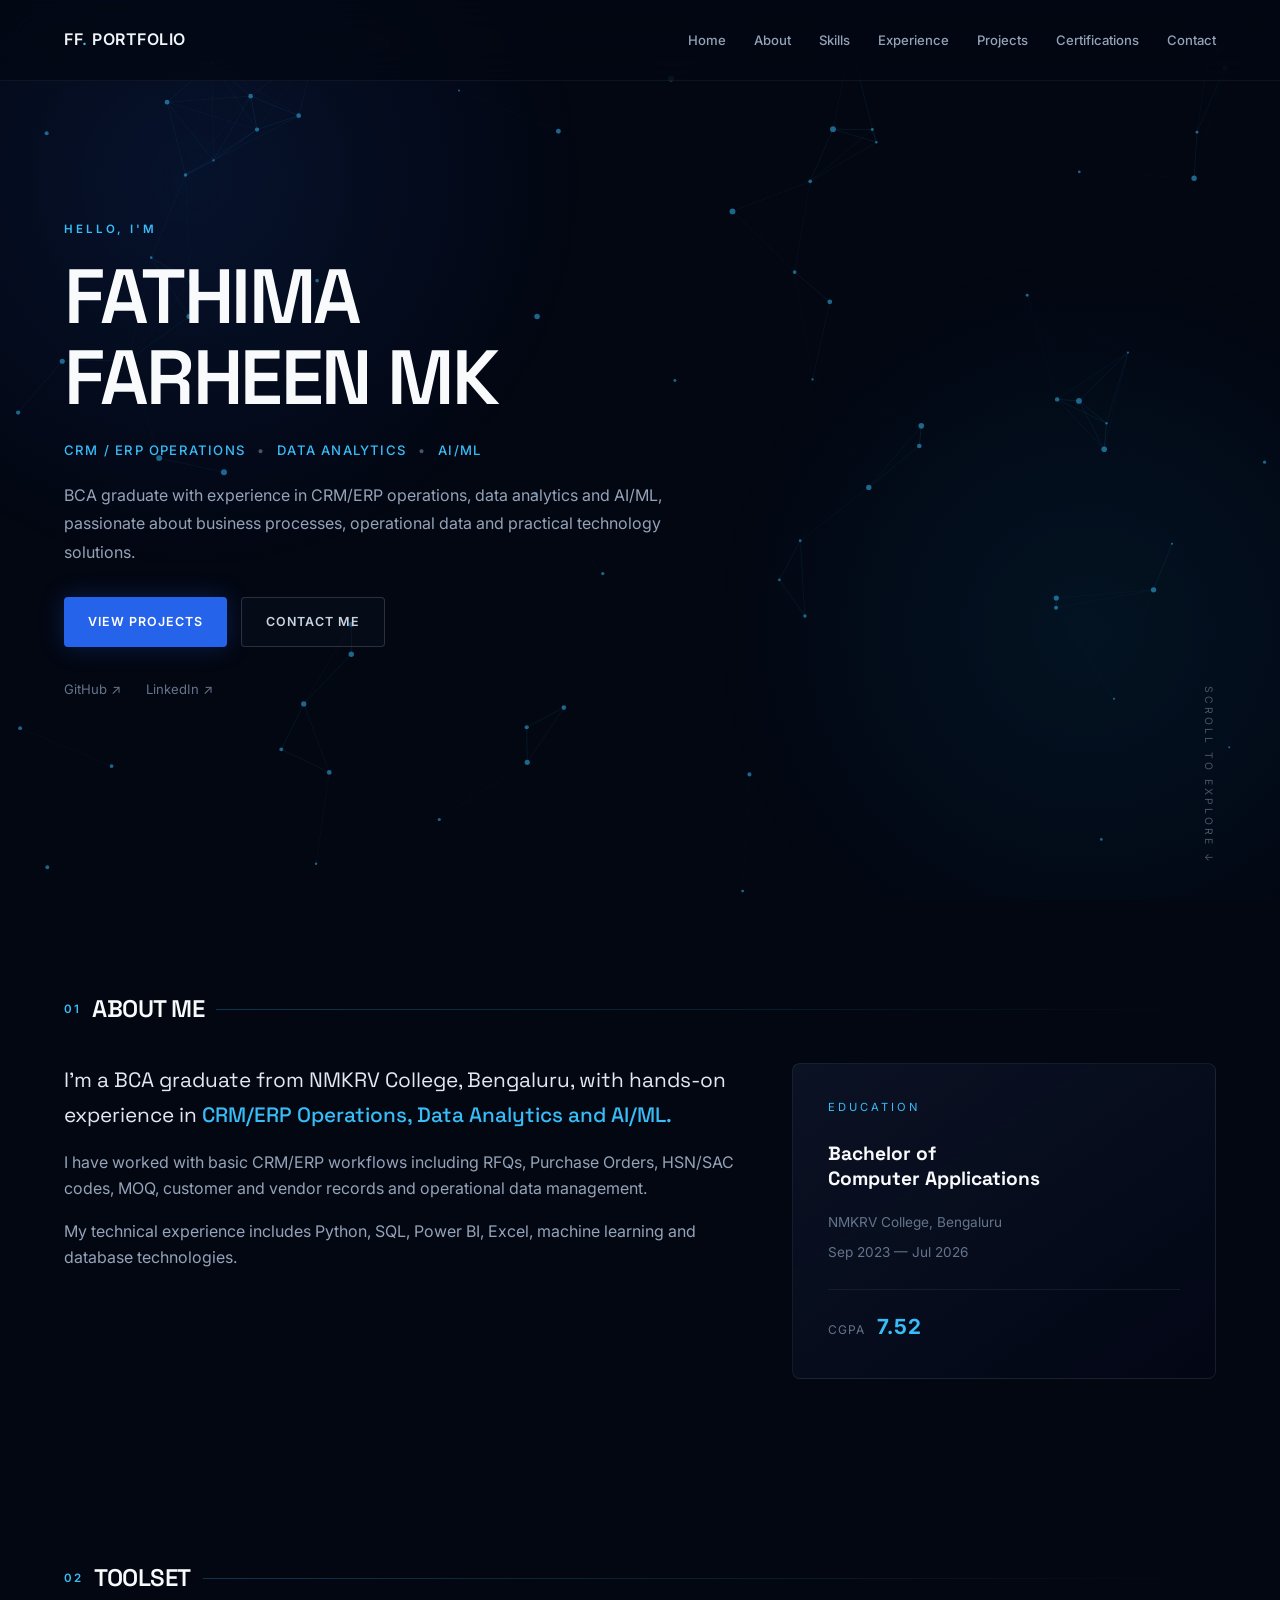
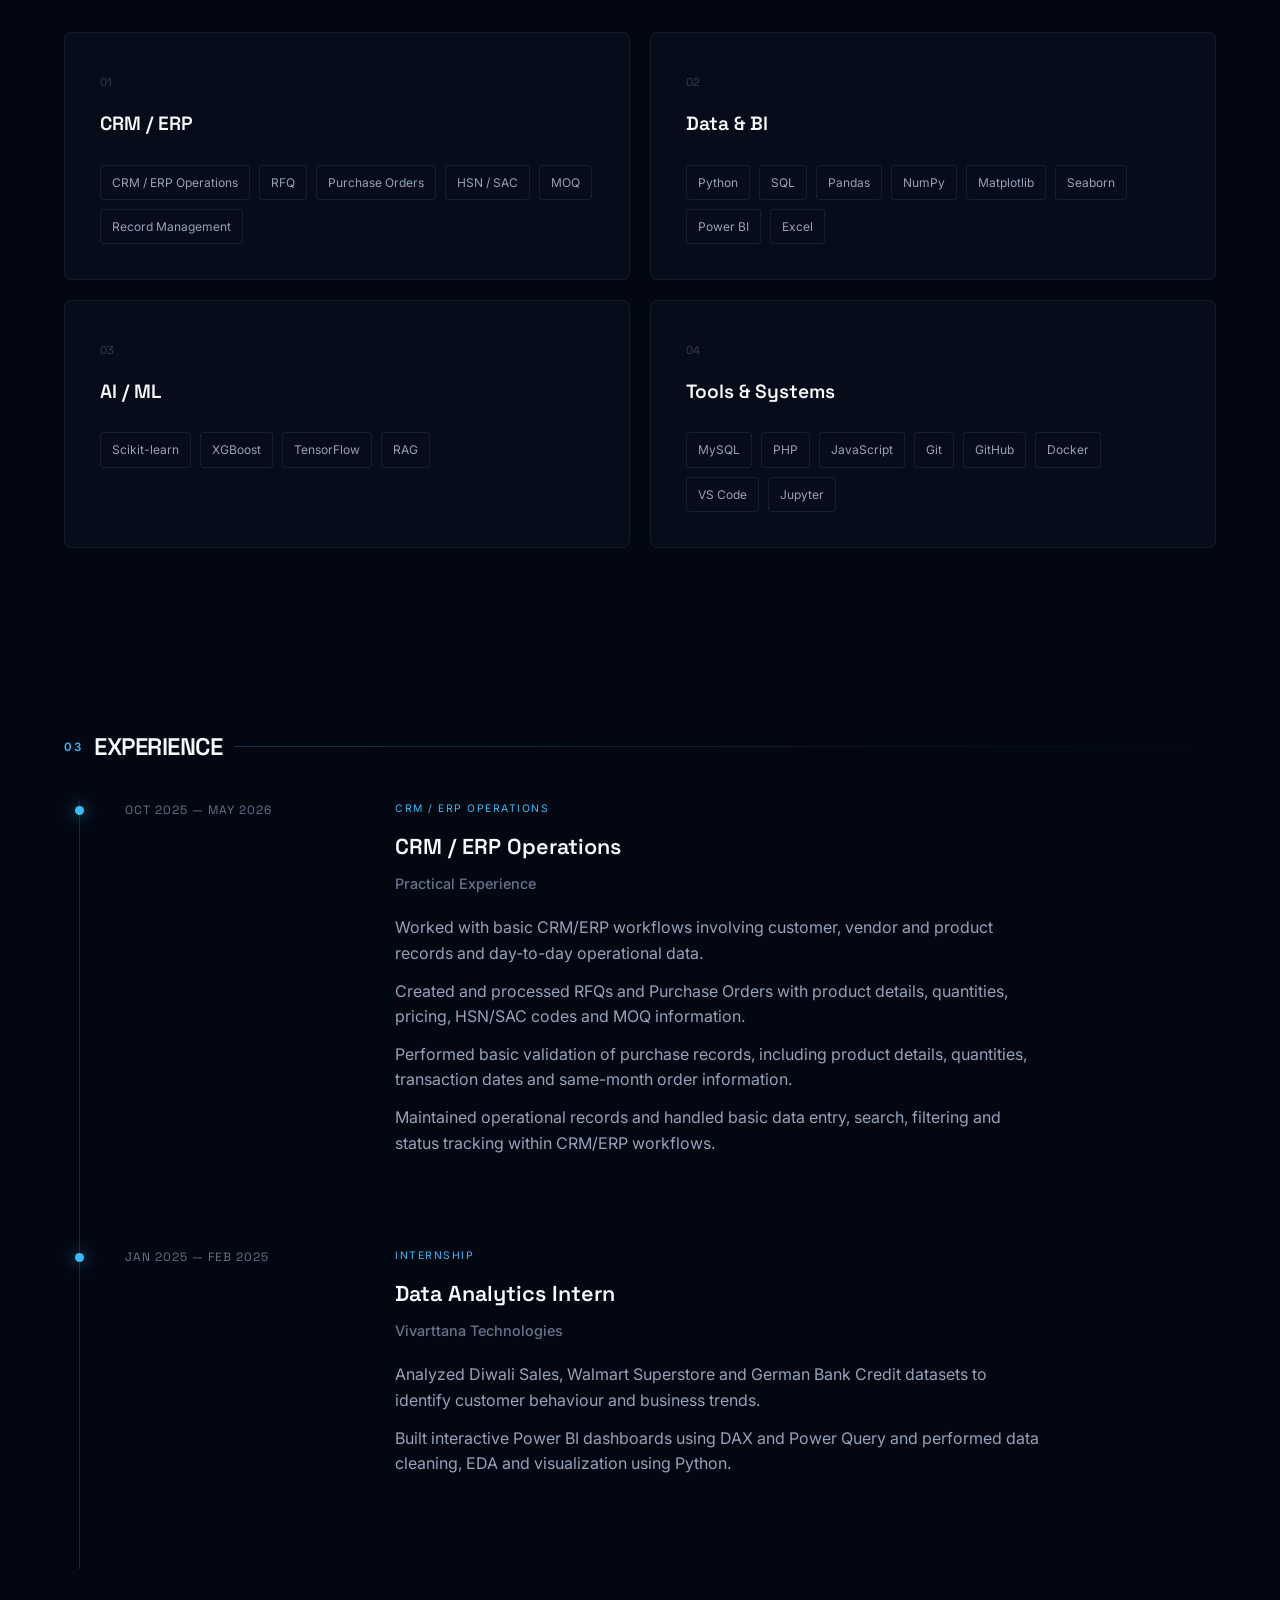
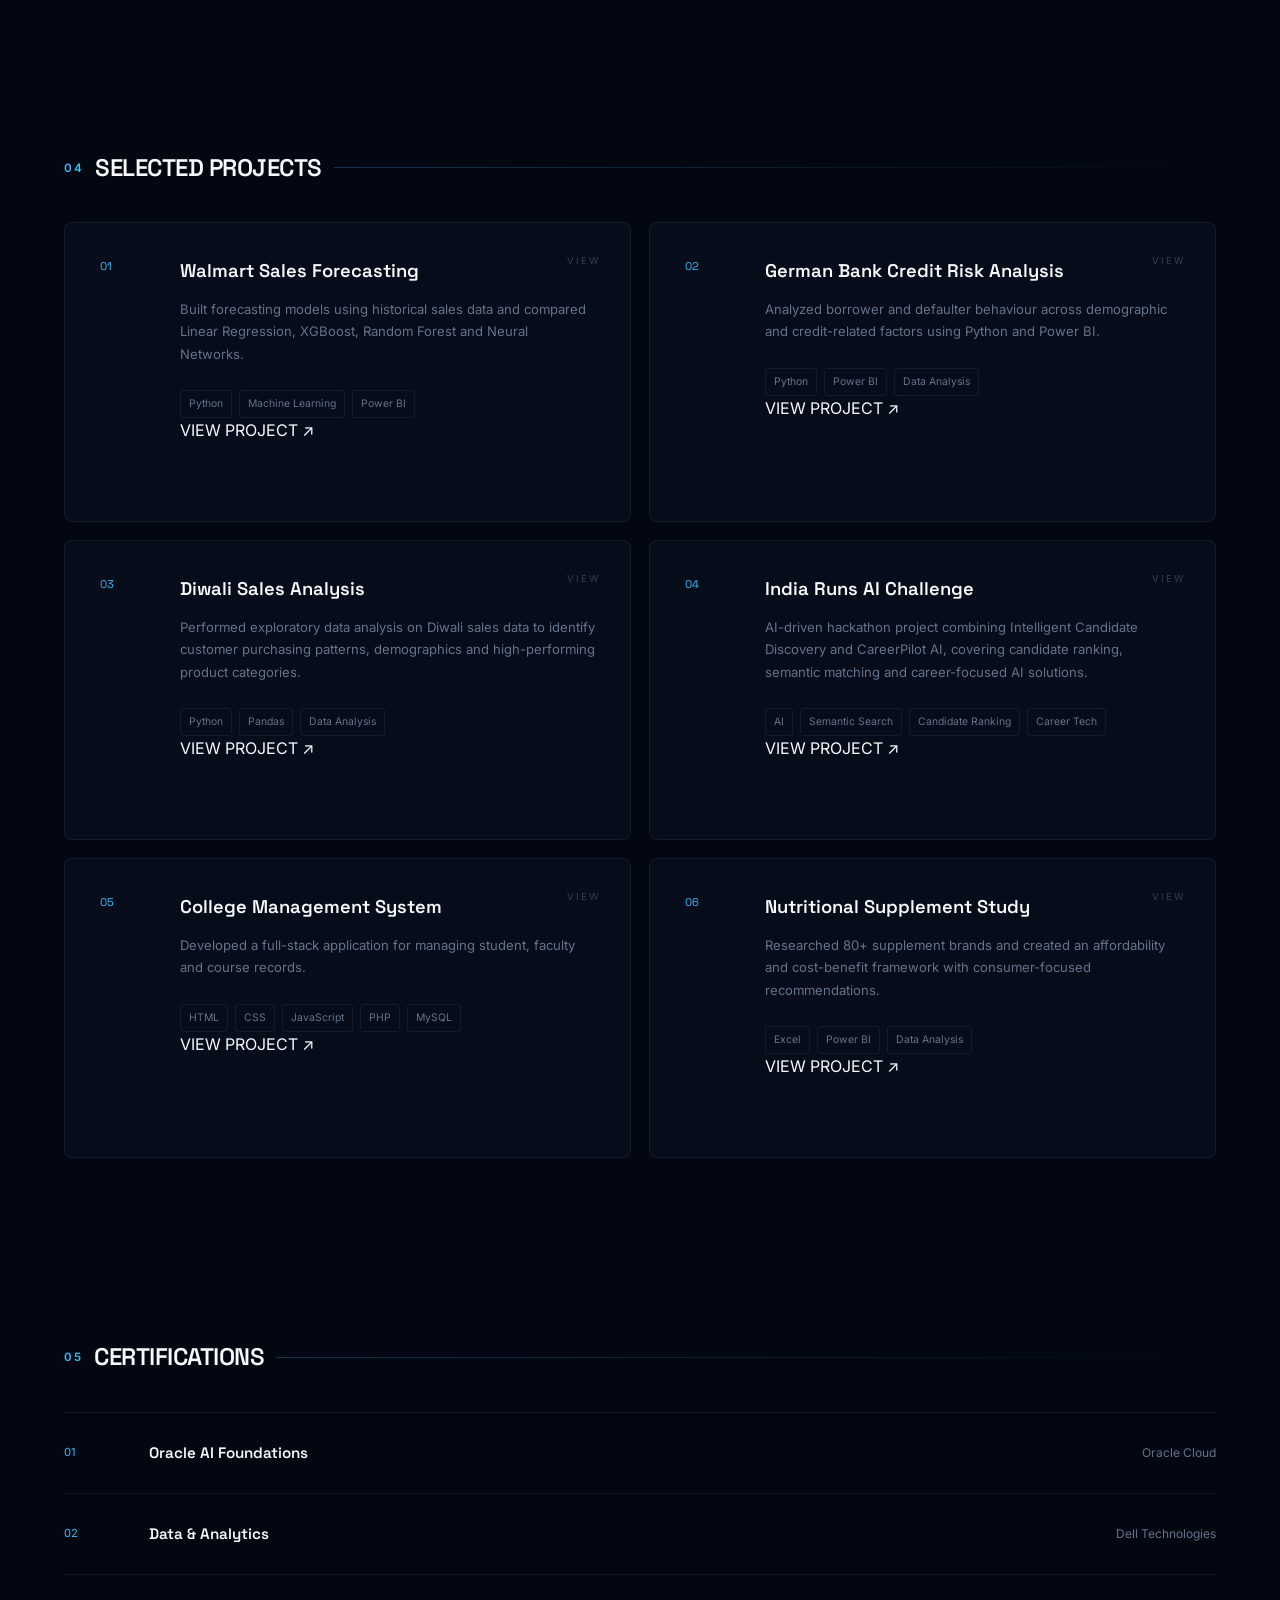
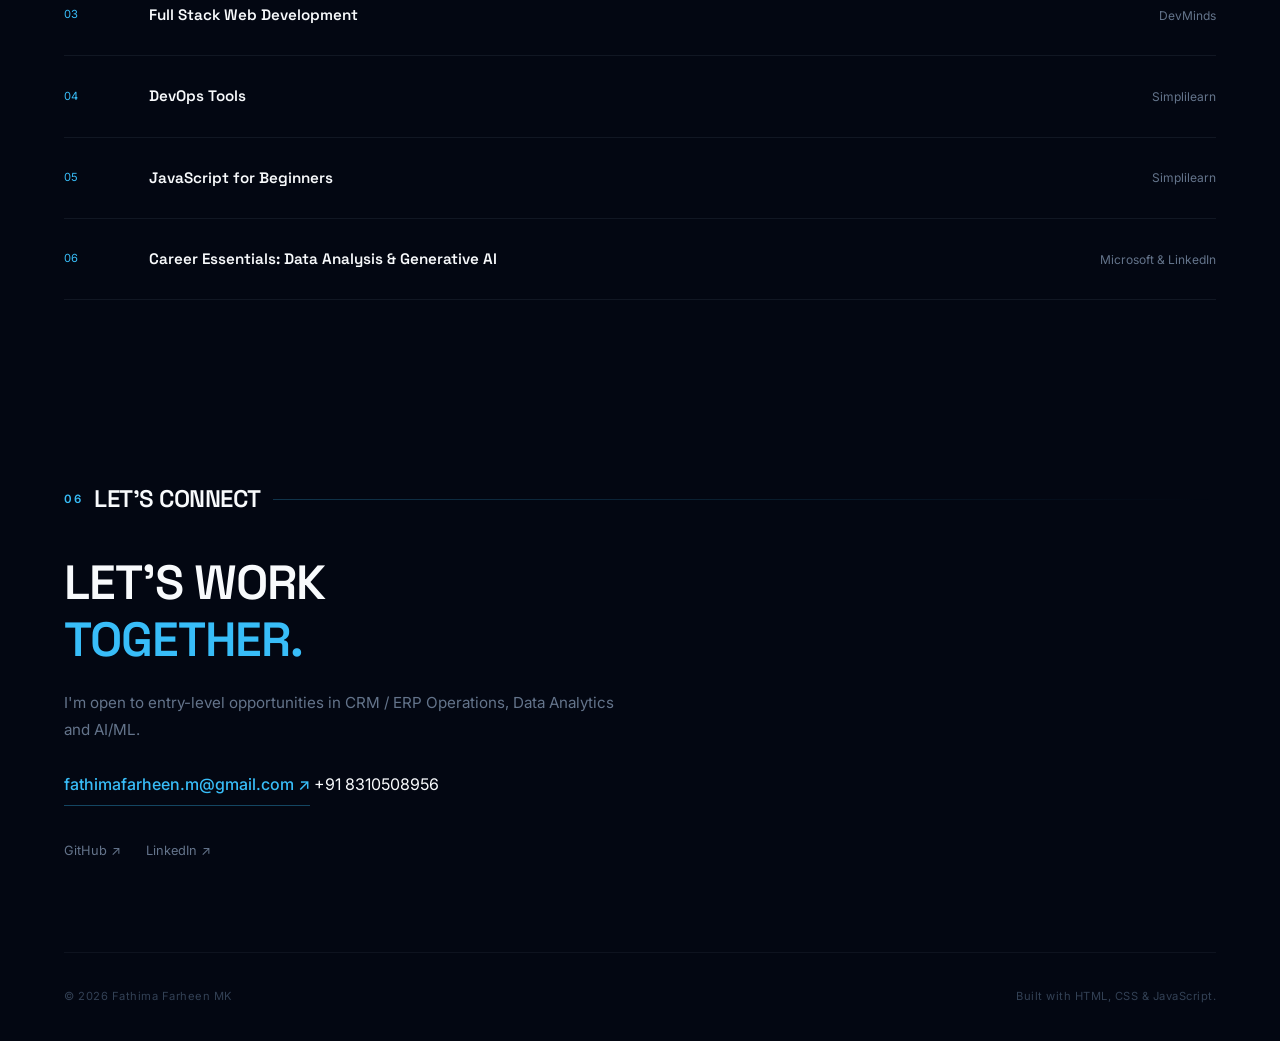
<file: index.html>
<!DOCTYPE html>
<html lang="en">

<head>
    <meta charset="UTF-8">
    <meta name="viewport" content="width=device-width, initial-scale=1.0">

    <title>Fathima Farheen | CRM / ERP, Data & AI Portfolio</title>

    <meta name="description"
        content="Fathima Farheen — CRM/ERP Operations, Data Analytics and AI/ML enthusiast.">

    <link rel="preconnect" href="https://fonts.googleapis.com">
    <link rel="preconnect" href="https://fonts.gstatic.com" crossorigin>

    <link
        href="https://fonts.googleapis.com/css2?family=Inter:wght@400;500;600;700&family=Space+Grotesk:wght@400;500;600;700&display=swap"
        rel="stylesheet">

    <link rel="stylesheet" href="style.css">
</head>

<body>

    <!-- PARTICLE BACKGROUND -->
    <canvas id="particle-canvas"></canvas>


    <!-- =========================
         NAVIGATION
    ========================== -->

    <header class="navbar">

        <nav class="nav-container">

            <a href="#home" class="logo">
                FF<span>.</span> PORTFOLIO
            </a>

            <ul class="nav-links">

                <li>
                    <a href="#home">Home</a>
                </li>

                <li>
                    <a href="#about">About</a>
                </li>

                <li>
                    <a href="#skills">Skills</a>
                </li>

                <li>
                    <a href="#experience">Experience</a>
                </li>

                <li>
                    <a href="#projects">Projects</a>
                </li>

                <li>
                    <a href="#certifications">Certifications</a>
                </li>

                <li>
                    <a href="#contact">Contact</a>
                </li>

            </ul>

        </nav>

    </header>


    <main>


        <!-- =========================
             HERO
        ========================== -->

        <section id="home" class="hero">

            <div class="hero-content">

                <p class="eyebrow">
                    HELLO, I'M
                </p>

                <h1>
                    FATHIMA<br>
                    <span>FARHEEN MK</span>
                </h1>

                <div class="hero-role">
                    CRM / ERP OPERATIONS
                    <span>•</span>
                    DATA ANALYTICS
                    <span>•</span>
                    AI/ML
                </div>

                <p class="hero-description">
                    BCA graduate with experience in CRM/ERP operations,
                    data analytics and AI/ML, passionate about business
                    processes, operational data and practical technology solutions.
                </p>

                <div class="hero-buttons">

                    <a href="#projects" class="btn btn-primary">
                        VIEW PROJECTS
                    </a>

                    <a href="#contact" class="btn btn-secondary">
                        CONTACT ME
                    </a>

                </div>


                <div class="hero-links">

                    <a href="https://github.com/FathimaFarheen-ai"
                        target="_blank"
                        rel="noopener noreferrer">
                        GitHub ↗
                    </a>

                    <a href="https://linkedin.com/in/fathima-farheen-m-348486300"
                        target="_blank"
                        rel="noopener noreferrer">
                        LinkedIn ↗
                    </a>

                </div>

            </div>


            <div class="hero-scroll">
                SCROLL TO EXPLORE ↓
            </div>

        </section>



        <!-- =========================
             ABOUT
        ========================== -->

        <section id="about" class="section">

            <div class="section-header reveal">

                <span>01</span>

                <h2>ABOUT ME</h2>

            </div>


            <div class="about-grid reveal">

                <div class="about-main">

                    <p class="large-text">

                        I’m a BCA graduate from NMKRV College, Bengaluru,
                        with hands-on experience in
                        <strong>CRM/ERP Operations, Data Analytics and AI/ML.</strong>

                    </p>


                    <p>

                        I have worked with basic CRM/ERP workflows including
                        RFQs, Purchase Orders, HSN/SAC codes, MOQ, customer
                        and vendor records and operational data management.

                    </p>


                    <p>

                        My technical experience includes Python, SQL,
                        Power BI, Excel, machine learning and database
                        technologies.

                    </p>

                </div>


                <div class="about-card">

                    <div class="card-label">
                        EDUCATION
                    </div>

                    <h3>
                        Bachelor of<br>
                        Computer Applications
                    </h3>

                    <p>
                        NMKRV College, Bengaluru
                    </p>

                    <p>
                        Sep 2023 — Jul 2026
                    </p>

                    <div class="cgpa">
                        CGPA <strong>7.52</strong>
                    </div>

                </div>

            </div>

        </section>



        <!-- =========================
             SKILLS
        ========================== -->

        <section id="skills" class="section">

            <div class="section-header reveal">

                <span>02</span>

                <h2>TOOLSET</h2>

            </div>


            <div class="skills-grid">


                <!-- CRM / ERP -->

                <div class="skill-group reveal">

                    <span class="skill-number">
                        01
                    </span>

                    <h3>
                        CRM / ERP
                    </h3>

                    <div class="skill-list">

                        <span>CRM / ERP Operations</span>
                        <span>RFQ</span>
                        <span>Purchase Orders</span>
                        <span>HSN / SAC</span>
                        <span>MOQ</span>
                        <span>Record Management</span>

                    </div>

                </div>


                <!-- DATA & BI -->

                <div class="skill-group reveal">

                    <span class="skill-number">
                        02
                    </span>

                    <h3>
                        Data &amp; BI
                    </h3>

                    <div class="skill-list">

                        <span>Python</span>
                        <span>SQL</span>
                        <span>Pandas</span>
                        <span>NumPy</span>
                        <span>Matplotlib</span>
                        <span>Seaborn</span>
                        <span>Power BI</span>
                        <span>Excel</span>

                    </div>

                </div>


                <!-- AI / ML -->

                <div class="skill-group reveal">

                    <span class="skill-number">
                        03
                    </span>

                    <h3>
                        AI / ML
                    </h3>

                    <div class="skill-list">

                        <span>Scikit-learn</span>
                        <span>XGBoost</span>
                        <span>TensorFlow</span>
                        <span>RAG</span>

                    </div>

                </div>


                <!-- TOOLS & SYSTEMS -->

                <div class="skill-group reveal">

                    <span class="skill-number">
                        04
                    </span>

                    <h3>
                        Tools &amp; Systems
                    </h3>

                    <div class="skill-list">

                        <span>MySQL</span>
                        <span>PHP</span>
                        <span>JavaScript</span>
                        <span>Git</span>
                        <span>GitHub</span>
                        <span>Docker</span>
                        <span>VS Code</span>
                        <span>Jupyter</span>

                    </div>

                </div>


            </div>

        </section>



        <!-- =========================
             EXPERIENCE
        ========================== -->

        <section id="experience" class="section">

            <div class="section-header reveal">

                <span>03</span>

                <h2>EXPERIENCE</h2>

            </div>


            <div class="timeline">


                <!-- CRM / ERP EXPERIENCE -->

                <article class="timeline-item reveal">

                    <div class="timeline-date">
                        OCT 2025 — MAY 2026
                    </div>


                    <div class="timeline-content">

                        <p class="experience-type">
                            CRM / ERP OPERATIONS
                        </p>

                        <h3>
                            CRM / ERP Operations
                        </h3>

                        <h4>
                            Practical Experience
                        </h4>

                        <p>
                            Worked with basic CRM/ERP workflows involving
                            customer, vendor and product records and
                            day-to-day operational data.
                        </p>

                        <p>
                            Created and processed RFQs and Purchase Orders
                            with product details, quantities, pricing,
                            HSN/SAC codes and MOQ information.
                        </p>

                        <p>
                            Performed basic validation of purchase records,
                            including product details, quantities,
                            transaction dates and same-month order information.
                        </p>

                        <p>
                            Maintained operational records and handled basic
                            data entry, search, filtering and status tracking
                            within CRM/ERP workflows.
                        </p>

                    </div>

                </article>



                <!-- DATA ANALYTICS INTERNSHIP -->

                <article class="timeline-item reveal">

                    <div class="timeline-date">
                        JAN 2025 — FEB 2025
                    </div>


                    <div class="timeline-content">

                        <p class="experience-type">
                            INTERNSHIP
                        </p>

                        <h3>
                            Data Analytics Intern
                        </h3>

                        <h4>
                            Vivarttana Technologies
                        </h4>

                        <p>
                            Analyzed Diwali Sales, Walmart Superstore
                            and German Bank Credit datasets to identify
                            customer behaviour and business trends.
                        </p>

                        <p>
                            Built interactive Power BI dashboards using
                            DAX and Power Query and performed data cleaning,
                            EDA and visualization using Python.
                        </p>

                    </div>

                </article>


            </div>

        </section>



        <!-- =========================
             PROJECTS
        ========================== -->

        <section id="projects" class="section">

            <div class="section-header reveal">

                <span>04</span>

                <h2>SELECTED PROJECTS</h2>

            </div>


            <div class="projects-grid">


                <!-- PROJECT 01 -->

                <article class="project-card reveal">

                    <span class="project-number">
                        01
                    </span>

                    <div>

                        <h3>
                            Walmart Sales Forecasting
                        </h3>

                        <p>
                            Built forecasting models using historical
                            sales data and compared Linear Regression,
                            XGBoost, Random Forest and Neural Networks.
                        </p>

                        <div class="project-tags">

                            <span>Python</span>
                            <span>Machine Learning</span>
                            <span>Power BI</span>

                        </div>

                        <a class="project-link"
                            href="https://github.com/FathimaFarheen-ai/walmart-sales-forecasting"
                            target="_blank"
                            rel="noopener noreferrer">

                            VIEW PROJECT ↗

                        </a>

                    </div>

                </article>



                <!-- PROJECT 02 -->

                <article class="project-card reveal">

                    <span class="project-number">
                        02
                    </span>

                    <div>

                        <h3>
                            German Bank Credit Risk Analysis
                        </h3>

                        <p>
                            Analyzed borrower and defaulter behaviour
                            across demographic and credit-related
                            factors using Python and Power BI.
                        </p>

                        <div class="project-tags">

                            <span>Python</span>
                            <span>Power BI</span>
                            <span>Data Analysis</span>

                        </div>

                        <a class="project-link"
                            href="https://github.com/FathimaFarheen-ai/german-bank-credit-risk-analysis"
                            target="_blank"
                            rel="noopener noreferrer">

                            VIEW PROJECT ↗

                        </a>

                    </div>

                </article>



                <!-- PROJECT 03 -->

                <article class="project-card reveal">

                    <span class="project-number">
                        03
                    </span>

                    <div>

                        <h3>
                            Diwali Sales Analysis
                        </h3>

                        <p>
                            Performed exploratory data analysis on Diwali
                            sales data to identify customer purchasing
                            patterns, demographics and high-performing
                            product categories.
                        </p>

                        <div class="project-tags">

                            <span>Python</span>
                            <span>Pandas</span>
                            <span>Data Analysis</span>

                        </div>

                        <a class="project-link"
                            href="https://github.com/FathimaFarheen-ai/diwali-sales-analysis"
                            target="_blank"
                            rel="noopener noreferrer">

                            VIEW PROJECT ↗

                        </a>

                    </div>

                </article>



                <!-- PROJECT 04 -->

                <article class="project-card reveal">

                    <span class="project-number">
                        04
                    </span>

                    <div>

                        <h3>
                            India Runs AI Challenge
                        </h3>

                        <p>
                            AI-driven hackathon project combining
                            Intelligent Candidate Discovery and CareerPilot AI,
                            covering candidate ranking, semantic matching
                            and career-focused AI solutions.
                        </p>

                        <div class="project-tags">

                            <span>AI</span>
                            <span>Semantic Search</span>
                            <span>Candidate Ranking</span>
                            <span>Career Tech</span>

                        </div>

                        <a class="project-link"
                            href="https://github.com/FathimaFarheen-ai/IndiaRunsAIChallenge"
                            target="_blank"
                            rel="noopener noreferrer">

                            VIEW PROJECT ↗

                        </a>

                    </div>

                </article>



                <!-- PROJECT 05 -->

                <article class="project-card reveal">

                    <span class="project-number">
                        05
                    </span>

                    <div>

                        <h3>
                            College Management System
                        </h3>

                        <p>
                            Developed a full-stack application for
                            managing student, faculty and course records.
                        </p>

                        <div class="project-tags">

                            <span>HTML</span>
                            <span>CSS</span>
                            <span>JavaScript</span>
                            <span>PHP</span>
                            <span>MySQL</span>

                        </div>

                        <a class="project-link"
                            href="https://github.com/FathimaFarheen-ai/college-management-system"
                            target="_blank"
                            rel="noopener noreferrer">

                            VIEW PROJECT ↗

                        </a>

                    </div>

                </article>



                <!-- PROJECT 06 -->

                <article class="project-card reveal">

                    <span class="project-number">
                        06
                    </span>

                    <div>

                        <h3>
                            Nutritional Supplement Study
                        </h3>

                        <p>
                            Researched 80+ supplement brands and created
                            an affordability and cost-benefit framework
                            with consumer-focused recommendations.
                        </p>

                        <div class="project-tags">

                            <span>Excel</span>
                            <span>Power BI</span>
                            <span>Data Analysis</span>

                        </div>

                        <a class="project-link"
                            href="https://github.com/FathimaFarheen-ai/nutritional-supplement-analysis"
                            target="_blank"
                            rel="noopener noreferrer">

                            VIEW PROJECT ↗

                        </a>

                    </div>

                </article>


            </div>

        </section>



        <!-- =========================
             CERTIFICATIONS
        ========================== -->

        <section id="certifications" class="section">

            <div class="section-header reveal">

                <span>05</span>

                <h2>CERTIFICATIONS</h2>

            </div>


            <div class="certifications-list">


                <div class="certification reveal">

                    <span>01</span>

                    <h3>
                        Oracle AI Foundations
                    </h3>

                    <p>
                        Oracle Cloud
                    </p>

                </div>



                <div class="certification reveal">

                    <span>02</span>

                    <h3>
                        Data &amp; Analytics
                    </h3>

                    <p>
                        Dell Technologies
                    </p>

                </div>



                <div class="certification reveal">

                    <span>03</span>

                    <h3>
                        Full Stack Web Development
                    </h3>

                    <p>
                        DevMinds
                    </p>

                </div>



                <div class="certification reveal">

                    <span>04</span>

                    <h3>
                        DevOps Tools
                    </h3>

                    <p>
                        Simplilearn
                    </p>

                </div>



                <div class="certification reveal">

                    <span>05</span>

                    <h3>
                        JavaScript for Beginners
                    </h3>

                    <p>
                        Simplilearn
                    </p>

                </div>



                <div class="certification reveal">

                    <span>06</span>

                    <h3>
                        Career Essentials: Data Analysis &amp; Generative AI
                    </h3>

                    <p>
                        Microsoft &amp; LinkedIn
                    </p>

                </div>


            </div>

        </section>



        <!-- =========================
             CONTACT
        ========================== -->

        <section id="contact" class="section contact-section">

            <div class="section-header reveal">

                <span>06</span>

                <h2>LET'S CONNECT</h2>

            </div>


            <div class="contact-content reveal">

                <h2>
                    LET'S WORK<br>
                    <span>TOGETHER.</span>
                </h2>

                <p>
                    I'm open to entry-level opportunities in
                    CRM / ERP Operations, Data Analytics and AI/ML.
                </p>


                <div class="contact-details">

                    <a href="mailto:fathimafarheen.m@gmail.com"
                        class="email-link">

                        fathimafarheen.m@gmail.com ↗

                    </a>

                    <a href="tel:+918310508956"
                        class="phone-link">

                        +91 8310508956

                    </a>

                </div>


                <div class="contact-links">

                    <a href="https://github.com/FathimaFarheen-ai"
                        target="_blank"
                        rel="noopener noreferrer">

                        GitHub ↗

                    </a>

                    <a href="https://linkedin.com/in/fathima-farheen-m-348486300"
                        target="_blank"
                        rel="noopener noreferrer">

                        LinkedIn ↗

                    </a>

                </div>

            </div>

        </section>


    </main>



    <!-- =========================
         FOOTER
    ========================== -->

    <footer>

        <p>
            © 2026 Fathima Farheen MK
        </p>

        <p>
            Built with HTML, CSS &amp; JavaScript.
        </p>

    </footer>



    <script src="script.js"></script>

</body>

</html>
</file>
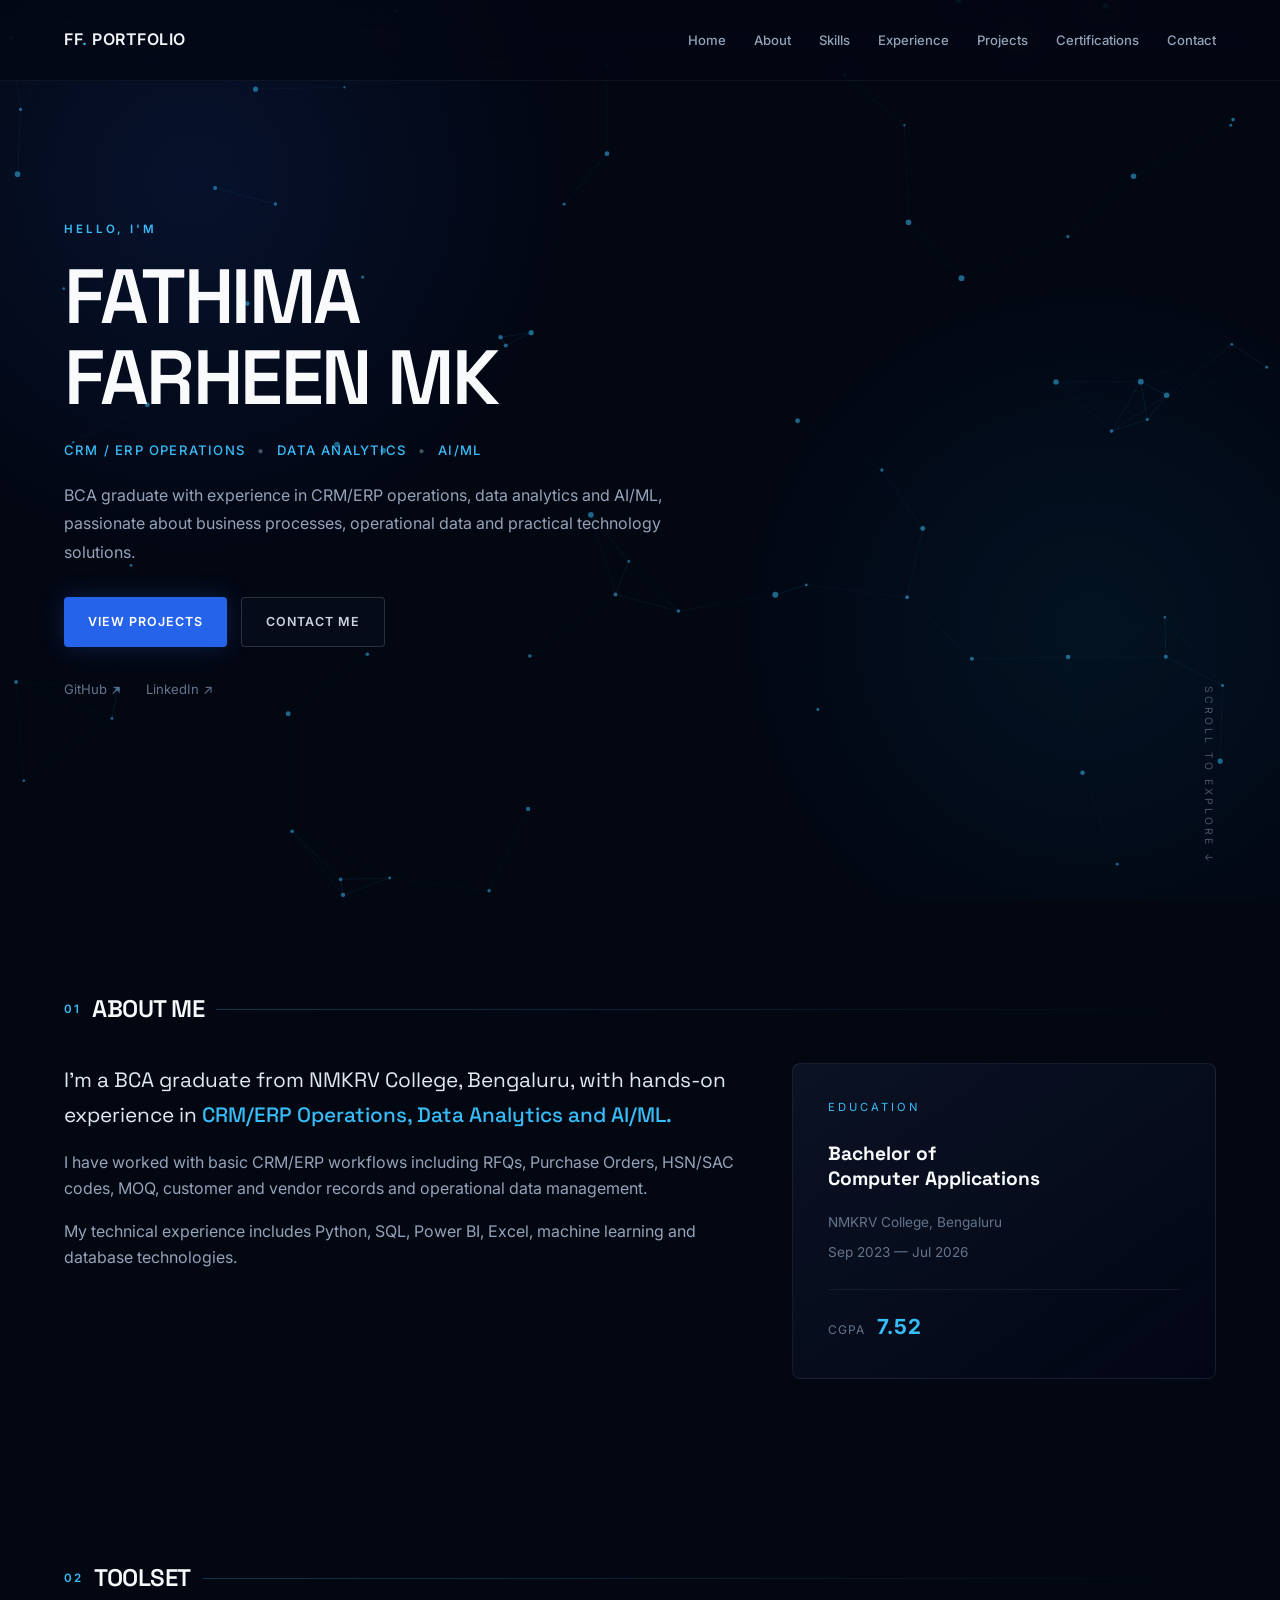
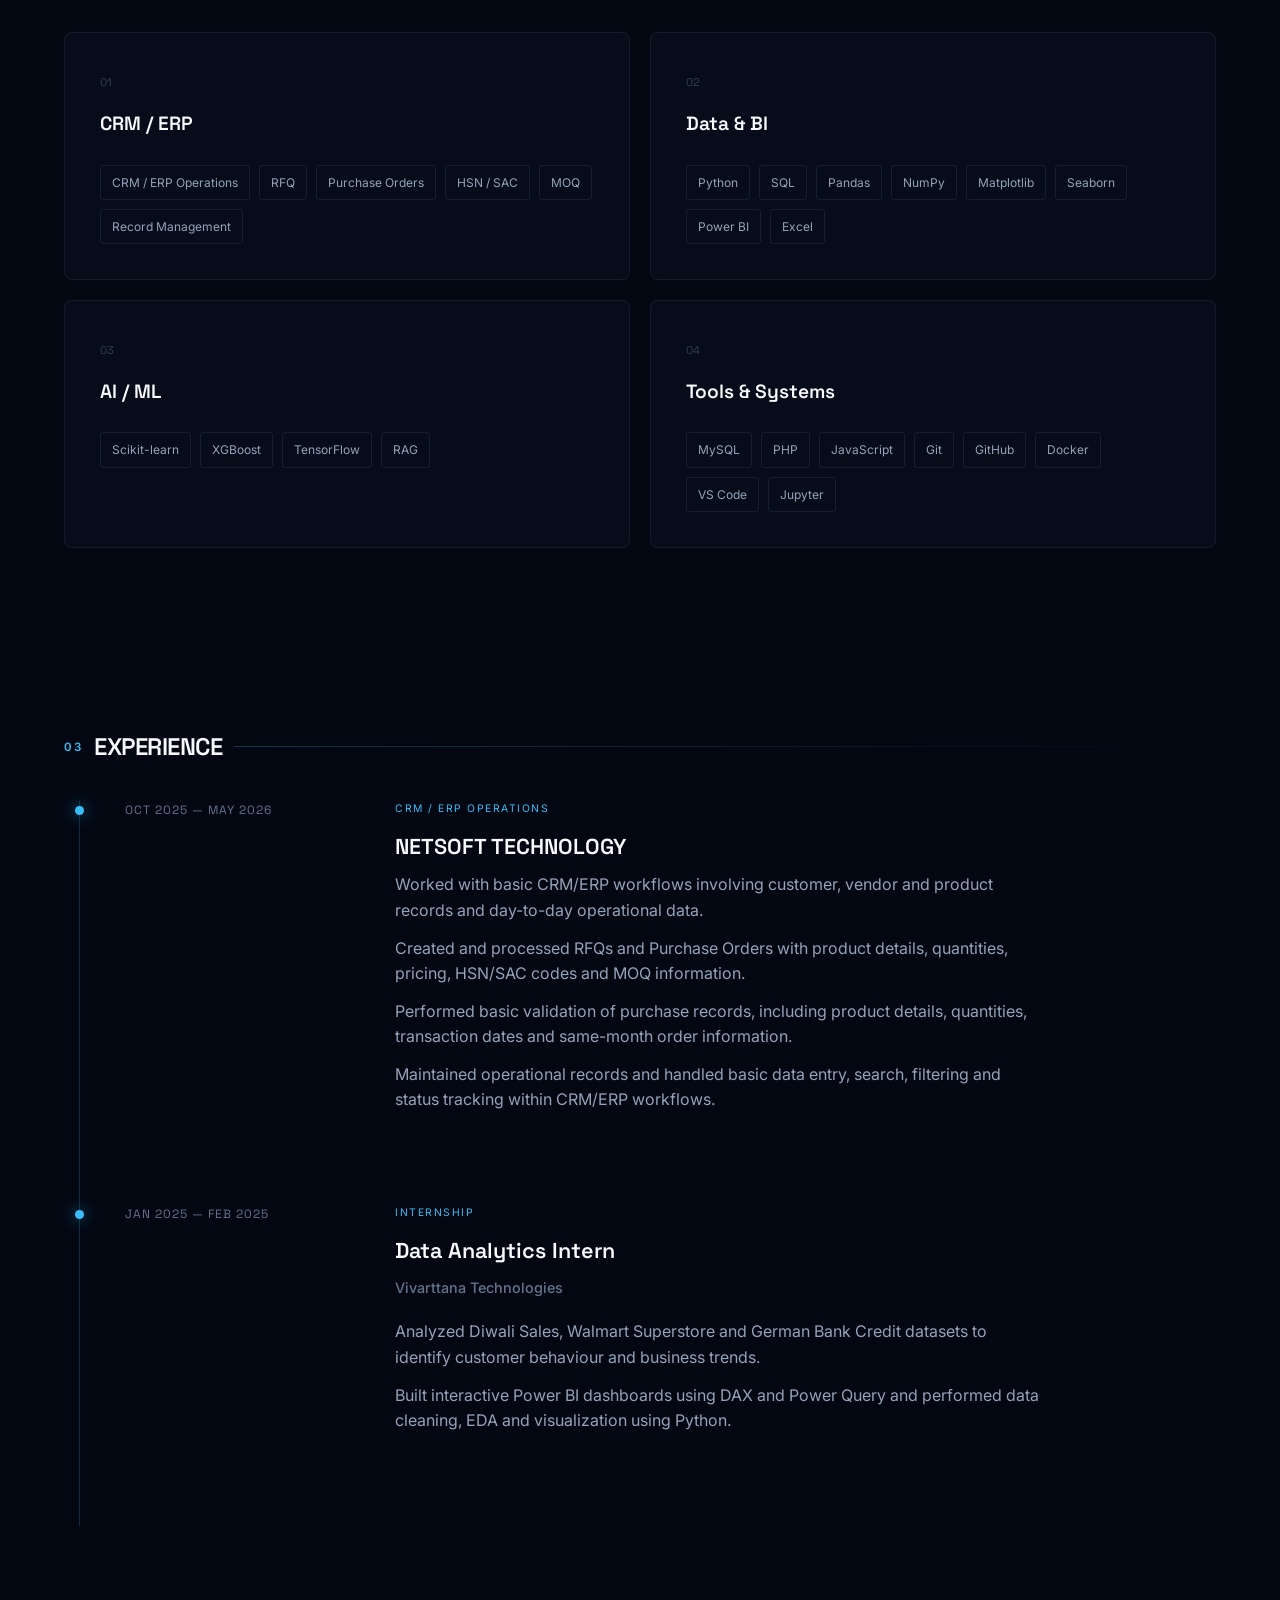
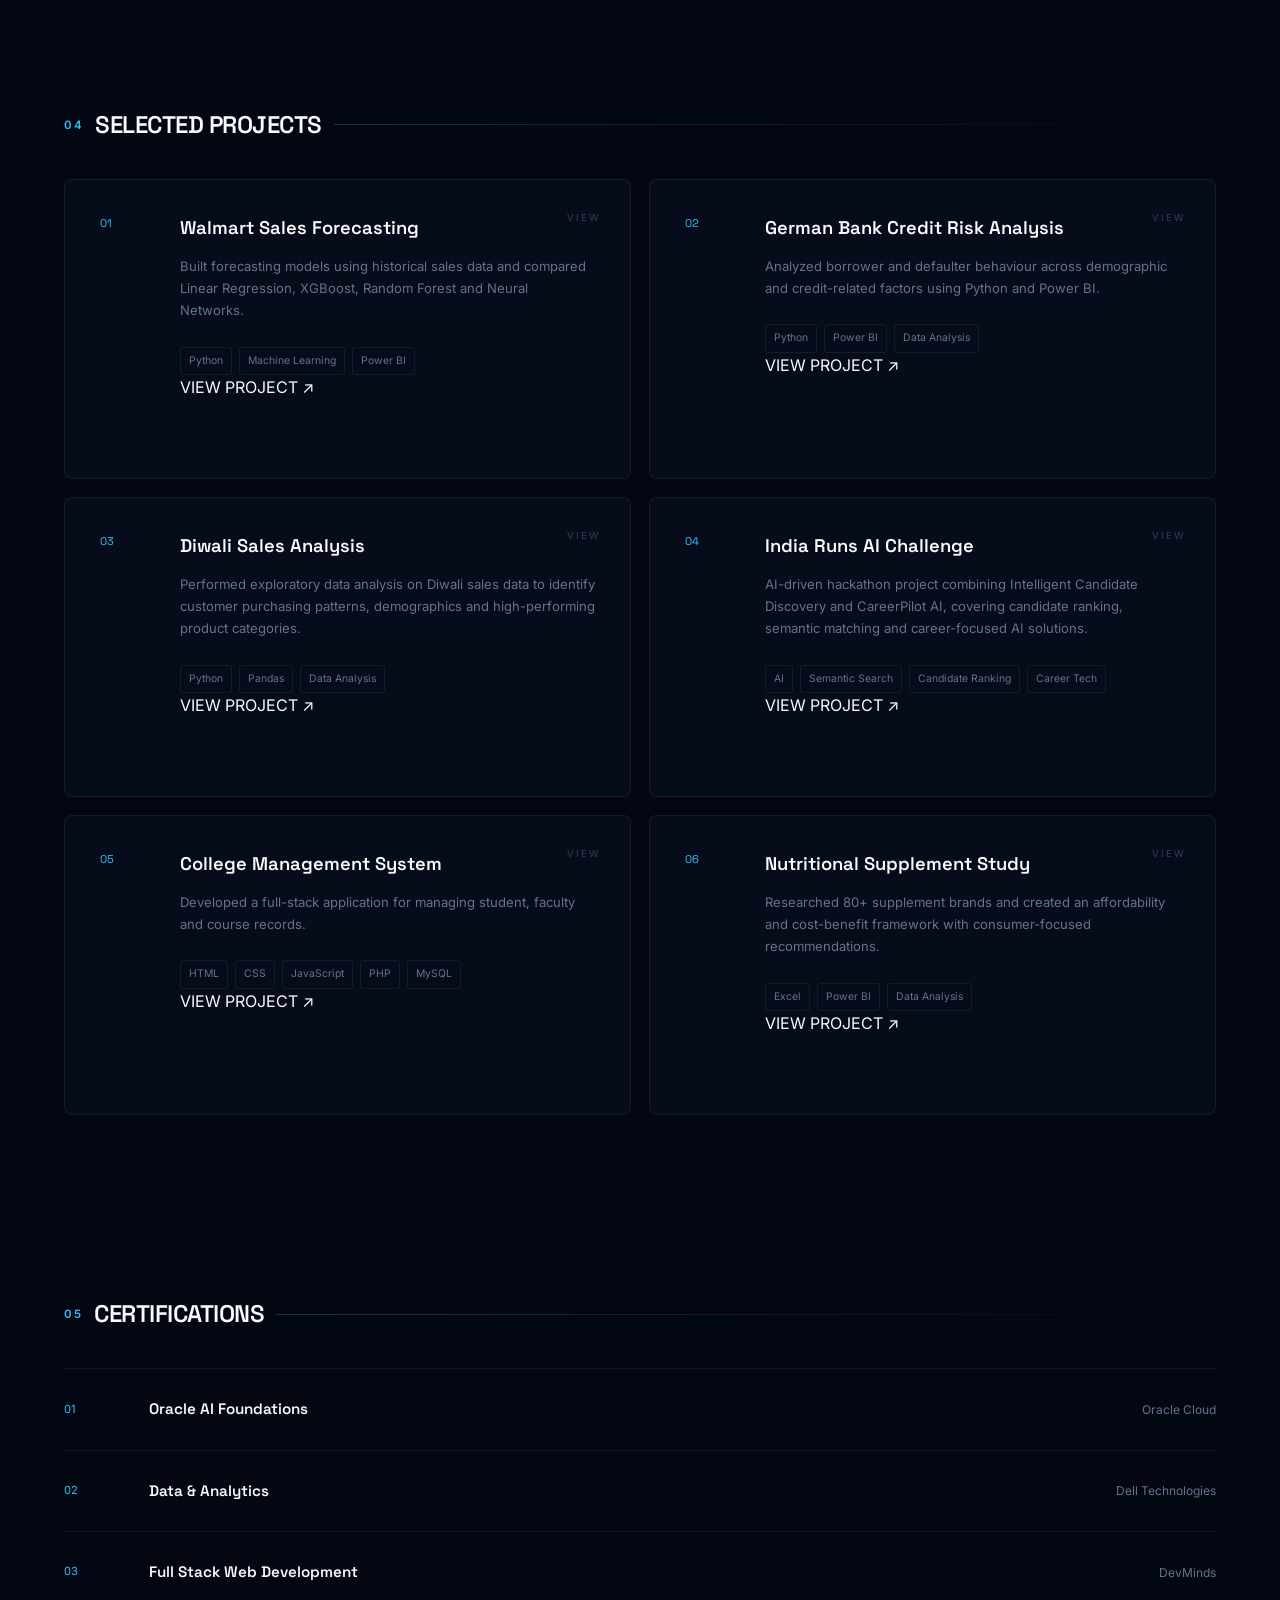
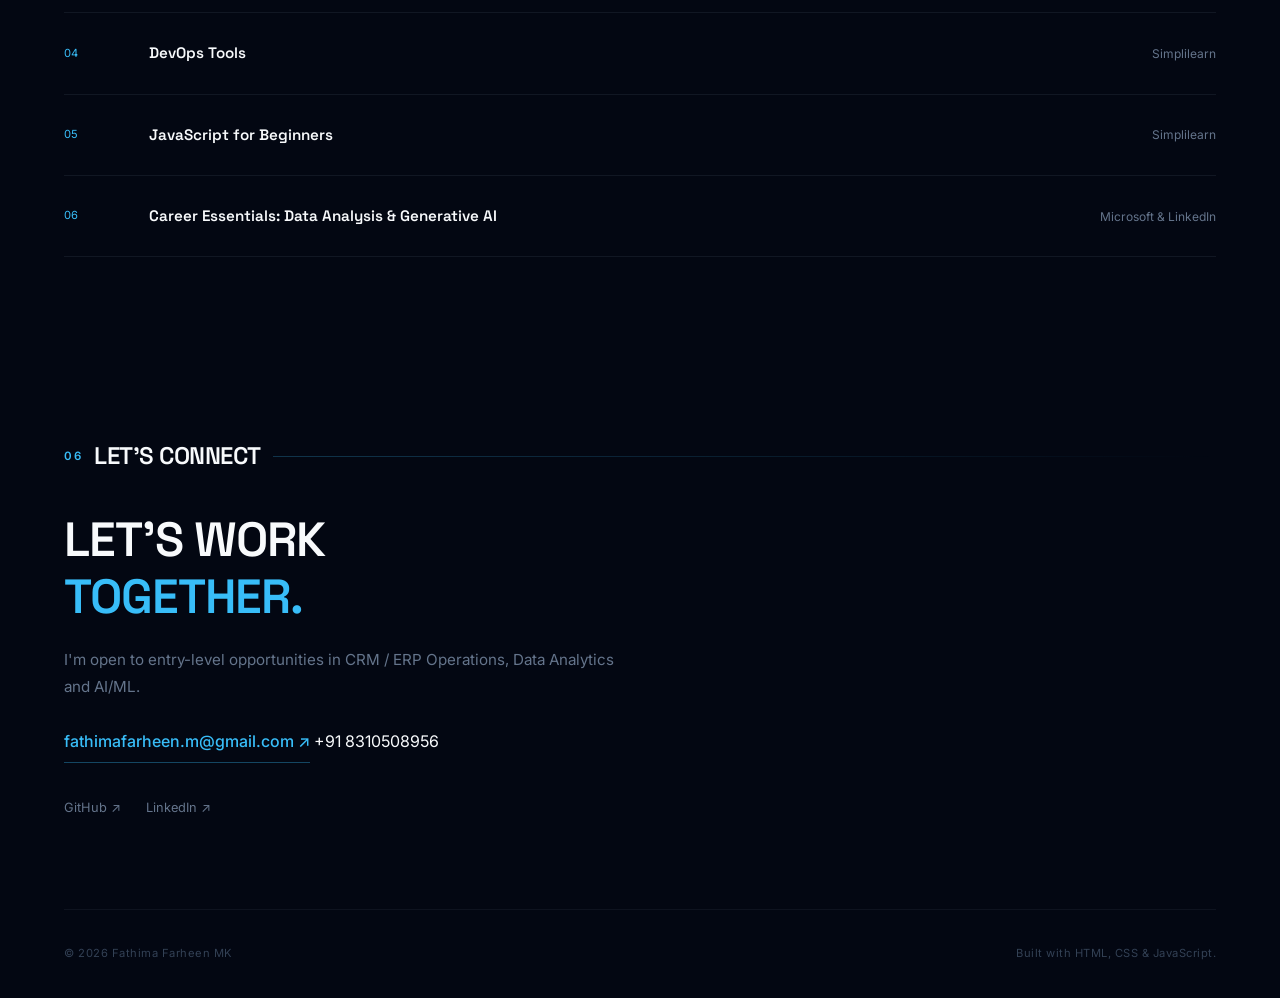
<file: Farheen _ Data & AI Portfolio.html>
<!DOCTYPE html>
<html lang="en">

<head>
    <meta charset="UTF-8">
    <meta name="viewport" content="width=device-width, initial-scale=1.0">

    <title>Fathima Farheen | CRM / ERP, Data & AI Portfolio</title>

    <meta name="description"
        content="Fathima Farheen — CRM/ERP Operations, Data Analytics and AI/ML enthusiast.">

    <link rel="preconnect" href="https://fonts.googleapis.com">
    <link rel="preconnect" href="https://fonts.gstatic.com" crossorigin>

    <link
        href="https://fonts.googleapis.com/css2?family=Inter:wght@400;500;600;700&family=Space+Grotesk:wght@400;500;600;700&display=swap"
        rel="stylesheet">

    <link rel="stylesheet" href="style.css">
</head>

<body>

    <!-- PARTICLE BACKGROUND -->
    <canvas id="particle-canvas"></canvas>


    <!-- =========================
         NAVIGATION
    ========================== -->

    <header class="navbar">

        <nav class="nav-container">

            <a href="#home" class="logo">
                FF<span>.</span> PORTFOLIO
            </a>

            <ul class="nav-links">

                <li>
                    <a href="#home">Home</a>
                </li>

                <li>
                    <a href="#about">About</a>
                </li>

                <li>
                    <a href="#skills">Skills</a>
                </li>

                <li>
                    <a href="#experience">Experience</a>
                </li>

                <li>
                    <a href="#projects">Projects</a>
                </li>

                <li>
                    <a href="#certifications">Certifications</a>
                </li>

                <li>
                    <a href="#contact">Contact</a>
                </li>

            </ul>

        </nav>

    </header>


    <main>


        <!-- =========================
             HERO
        ========================== -->

        <section id="home" class="hero">

            <div class="hero-content">

                <p class="eyebrow">
                    HELLO, I'M
                </p>

                <h1>
                    FATHIMA<br>
                    <span>FARHEEN MK</span>
                </h1>

                <div class="hero-role">
                    CRM / ERP OPERATIONS
                    <span>•</span>
                    DATA ANALYTICS
                    <span>•</span>
                    AI/ML
                </div>

                <p class="hero-description">
                    BCA graduate with experience in CRM/ERP operations,
                    data analytics and AI/ML, passionate about business
                    processes, operational data and practical technology solutions.
                </p>

                <div class="hero-buttons">

                    <a href="#projects" class="btn btn-primary">
                        VIEW PROJECTS
                    </a>

                    <a href="#contact" class="btn btn-secondary">
                        CONTACT ME
                    </a>

                </div>


                <div class="hero-links">

                    <a href="https://github.com/FathimaFarheen-ai"
                        target="_blank"
                        rel="noopener noreferrer">
                        GitHub ↗
                    </a>

                    <a href="https://linkedin.com/in/fathima-farheen-m-348486300"
                        target="_blank"
                        rel="noopener noreferrer">
                        LinkedIn ↗
                    </a>

                </div>

            </div>


            <div class="hero-scroll">
                SCROLL TO EXPLORE ↓
            </div>

        </section>



        <!-- =========================
             ABOUT
        ========================== -->

        <section id="about" class="section">

            <div class="section-header reveal">

                <span>01</span>

                <h2>ABOUT ME</h2>

            </div>


            <div class="about-grid reveal">

                <div class="about-main">

                    <p class="large-text">

                        I’m a BCA graduate from NMKRV College, Bengaluru,
                        with hands-on experience in
                        <strong>CRM/ERP Operations, Data Analytics and AI/ML.</strong>

                    </p>


                    <p>

                        I have worked with basic CRM/ERP workflows including
                        RFQs, Purchase Orders, HSN/SAC codes, MOQ, customer
                        and vendor records and operational data management.

                    </p>


                    <p>

                        My technical experience includes Python, SQL,
                        Power BI, Excel, machine learning and database
                        technologies.

                    </p>

                </div>


                <div class="about-card">

                    <div class="card-label">
                        EDUCATION
                    </div>

                    <h3>
                        Bachelor of<br>
                        Computer Applications
                    </h3>

                    <p>
                        NMKRV College, Bengaluru
                    </p>

                    <p>
                        Sep 2023 — Jul 2026
                    </p>

                    <div class="cgpa">
                        CGPA <strong>7.52</strong>
                    </div>

                </div>

            </div>

        </section>



        <!-- =========================
             SKILLS
        ========================== -->

        <section id="skills" class="section">

            <div class="section-header reveal">

                <span>02</span>

                <h2>TOOLSET</h2>

            </div>


            <div class="skills-grid">


                <!-- CRM / ERP -->

                <div class="skill-group reveal">

                    <span class="skill-number">
                        01
                    </span>

                    <h3>
                        CRM / ERP
                    </h3>

                    <div class="skill-list">

                        <span>CRM / ERP Operations</span>
                        <span>RFQ</span>
                        <span>Purchase Orders</span>
                        <span>HSN / SAC</span>
                        <span>MOQ</span>
                        <span>Record Management</span>

                    </div>

                </div>


                <!-- DATA & BI -->

                <div class="skill-group reveal">

                    <span class="skill-number">
                        02
                    </span>

                    <h3>
                        Data &amp; BI
                    </h3>

                    <div class="skill-list">

                        <span>Python</span>
                        <span>SQL</span>
                        <span>Pandas</span>
                        <span>NumPy</span>
                        <span>Matplotlib</span>
                        <span>Seaborn</span>
                        <span>Power BI</span>
                        <span>Excel</span>

                    </div>

                </div>


                <!-- AI / ML -->

                <div class="skill-group reveal">

                    <span class="skill-number">
                        03
                    </span>

                    <h3>
                        AI / ML
                    </h3>

                    <div class="skill-list">

                        <span>Scikit-learn</span>
                        <span>XGBoost</span>
                        <span>TensorFlow</span>
                        <span>RAG</span>

                    </div>

                </div>


                <!-- TOOLS & SYSTEMS -->

                <div class="skill-group reveal">

                    <span class="skill-number">
                        04
                    </span>

                    <h3>
                        Tools &amp; Systems
                    </h3>

                    <div class="skill-list">

                        <span>MySQL</span>
                        <span>PHP</span>
                        <span>JavaScript</span>
                        <span>Git</span>
                        <span>GitHub</span>
                        <span>Docker</span>
                        <span>VS Code</span>
                        <span>Jupyter</span>

                    </div>

                </div>


            </div>

        </section>



        <!-- =========================
             EXPERIENCE
        ========================== -->

        <section id="experience" class="section">

            <div class="section-header reveal">

                <span>03</span>

                <h2>EXPERIENCE</h2>

            </div>


            <div class="timeline">


                <!-- CRM / ERP EXPERIENCE -->

                <article class="timeline-item reveal">

                    <div class="timeline-date">
                        OCT 2025 — MAY 2026
                    </div>


                    <div class="timeline-content">

                        <p class="experience-type">
                            CRM / ERP OPERATIONS
                        </p>

                        <h3>
                            NETSOFT TECHNOLOGY
                        </h3>

                        <p>
                            Worked with basic CRM/ERP workflows involving
                            customer, vendor and product records and
                            day-to-day operational data.
                        </p>

                        <p>
                            Created and processed RFQs and Purchase Orders
                            with product details, quantities, pricing,
                            HSN/SAC codes and MOQ information.
                        </p>

                        <p>
                            Performed basic validation of purchase records,
                            including product details, quantities,
                            transaction dates and same-month order information.
                        </p>

                        <p>
                            Maintained operational records and handled basic
                            data entry, search, filtering and status tracking
                            within CRM/ERP workflows.
                        </p>

                    </div>

                </article>



                <!-- DATA ANALYTICS INTERNSHIP -->

                <article class="timeline-item reveal">

                    <div class="timeline-date">
                        JAN 2025 — FEB 2025
                    </div>


                    <div class="timeline-content">

                        <p class="experience-type">
                            INTERNSHIP
                        </p>

                        <h3>
                            Data Analytics Intern
                        </h3>

                        <h4>
                            Vivarttana Technologies
                        </h4>

                        <p>
                            Analyzed Diwali Sales, Walmart Superstore
                            and German Bank Credit datasets to identify
                            customer behaviour and business trends.
                        </p>

                        <p>
                            Built interactive Power BI dashboards using
                            DAX and Power Query and performed data cleaning,
                            EDA and visualization using Python.
                        </p>

                    </div>

                </article>


            </div>

        </section>



        <!-- =========================
             PROJECTS
        ========================== -->

        <section id="projects" class="section">

            <div class="section-header reveal">

                <span>04</span>

                <h2>SELECTED PROJECTS</h2>

            </div>


            <div class="projects-grid">


                <!-- PROJECT 01 -->

                <article class="project-card reveal">

                    <span class="project-number">
                        01
                    </span>

                    <div>

                        <h3>
                            Walmart Sales Forecasting
                        </h3>

                        <p>
                            Built forecasting models using historical
                            sales data and compared Linear Regression,
                            XGBoost, Random Forest and Neural Networks.
                        </p>

                        <div class="project-tags">

                            <span>Python</span>
                            <span>Machine Learning</span>
                            <span>Power BI</span>

                        </div>

                        <a class="project-link"
                            href="https://github.com/FathimaFarheen-ai/walmart-sales-forecasting"
                            target="_blank"
                            rel="noopener noreferrer">

                            VIEW PROJECT ↗

                        </a>

                    </div>

                </article>



                <!-- PROJECT 02 -->

                <article class="project-card reveal">

                    <span class="project-number">
                        02
                    </span>

                    <div>

                        <h3>
                            German Bank Credit Risk Analysis
                        </h3>

                        <p>
                            Analyzed borrower and defaulter behaviour
                            across demographic and credit-related
                            factors using Python and Power BI.
                        </p>

                        <div class="project-tags">

                            <span>Python</span>
                            <span>Power BI</span>
                            <span>Data Analysis</span>

                        </div>

                        <a class="project-link"
                            href="https://github.com/FathimaFarheen-ai/german-bank-credit-risk-analysis"
                            target="_blank"
                            rel="noopener noreferrer">

                            VIEW PROJECT ↗

                        </a>

                    </div>

                </article>



                <!-- PROJECT 03 -->

                <article class="project-card reveal">

                    <span class="project-number">
                        03
                    </span>

                    <div>

                        <h3>
                            Diwali Sales Analysis
                        </h3>

                        <p>
                            Performed exploratory data analysis on Diwali
                            sales data to identify customer purchasing
                            patterns, demographics and high-performing
                            product categories.
                        </p>

                        <div class="project-tags">

                            <span>Python</span>
                            <span>Pandas</span>
                            <span>Data Analysis</span>

                        </div>

                        <a class="project-link"
                            href="https://github.com/FathimaFarheen-ai/diwali-sales-analysis"
                            target="_blank"
                            rel="noopener noreferrer">

                            VIEW PROJECT ↗

                        </a>

                    </div>

                </article>



                <!-- PROJECT 04 -->

                <article class="project-card reveal">

                    <span class="project-number">
                        04
                    </span>

                    <div>

                        <h3>
                            India Runs AI Challenge
                        </h3>

                        <p>
                            AI-driven hackathon project combining
                            Intelligent Candidate Discovery and CareerPilot AI,
                            covering candidate ranking, semantic matching
                            and career-focused AI solutions.
                        </p>

                        <div class="project-tags">

                            <span>AI</span>
                            <span>Semantic Search</span>
                            <span>Candidate Ranking</span>
                            <span>Career Tech</span>

                        </div>

                        <a class="project-link"
                            href="https://github.com/FathimaFarheen-ai/IndiaRunsAIChallenge"
                            target="_blank"
                            rel="noopener noreferrer">

                            VIEW PROJECT ↗

                        </a>

                    </div>

                </article>



                <!-- PROJECT 05 -->

                <article class="project-card reveal">

                    <span class="project-number">
                        05
                    </span>

                    <div>

                        <h3>
                            College Management System
                        </h3>

                        <p>
                            Developed a full-stack application for
                            managing student, faculty and course records.
                        </p>

                        <div class="project-tags">

                            <span>HTML</span>
                            <span>CSS</span>
                            <span>JavaScript</span>
                            <span>PHP</span>
                            <span>MySQL</span>

                        </div>

                        <a class="project-link"
                            href="https://github.com/FathimaFarheen-ai/college-management-system"
                            target="_blank"
                            rel="noopener noreferrer">

                            VIEW PROJECT ↗

                        </a>

                    </div>

                </article>



                <!-- PROJECT 06 -->

                <article class="project-card reveal">

                    <span class="project-number">
                        06
                    </span>

                    <div>

                        <h3>
                            Nutritional Supplement Study
                        </h3>

                        <p>
                            Researched 80+ supplement brands and created
                            an affordability and cost-benefit framework
                            with consumer-focused recommendations.
                        </p>

                        <div class="project-tags">

                            <span>Excel</span>
                            <span>Power BI</span>
                            <span>Data Analysis</span>

                        </div>

                        <a class="project-link"
                            href="https://github.com/FathimaFarheen-ai/nutritional-supplement-analysis"
                            target="_blank"
                            rel="noopener noreferrer">

                            VIEW PROJECT ↗

                        </a>

                    </div>

                </article>


            </div>

        </section>



        <!-- =========================
             CERTIFICATIONS
        ========================== -->

        <section id="certifications" class="section">

            <div class="section-header reveal">

                <span>05</span>

                <h2>CERTIFICATIONS</h2>

            </div>


            <div class="certifications-list">


                <div class="certification reveal">

                    <span>01</span>

                    <h3>
                        Oracle AI Foundations
                    </h3>

                    <p>
                        Oracle Cloud
                    </p>

                </div>



                <div class="certification reveal">

                    <span>02</span>

                    <h3>
                        Data &amp; Analytics
                    </h3>

                    <p>
                        Dell Technologies
                    </p>

                </div>



                <div class="certification reveal">

                    <span>03</span>

                    <h3>
                        Full Stack Web Development
                    </h3>

                    <p>
                        DevMinds
                    </p>

                </div>



                <div class="certification reveal">

                    <span>04</span>

                    <h3>
                        DevOps Tools
                    </h3>

                    <p>
                        Simplilearn
                    </p>

                </div>



                <div class="certification reveal">

                    <span>05</span>

                    <h3>
                        JavaScript for Beginners
                    </h3>

                    <p>
                        Simplilearn
                    </p>

                </div>



                <div class="certification reveal">

                    <span>06</span>

                    <h3>
                        Career Essentials: Data Analysis &amp; Generative AI
                    </h3>

                    <p>
                        Microsoft &amp; LinkedIn
                    </p>

                </div>


            </div>

        </section>



        <!-- =========================
             CONTACT
        ========================== -->

        <section id="contact" class="section contact-section">

            <div class="section-header reveal">

                <span>06</span>

                <h2>LET'S CONNECT</h2>

            </div>


            <div class="contact-content reveal">

                <h2>
                    LET'S WORK<br>
                    <span>TOGETHER.</span>
                </h2>

                <p>
                    I'm open to entry-level opportunities in
                    CRM / ERP Operations, Data Analytics and AI/ML.
                </p>


                <div class="contact-details">

                    <a href="mailto:fathimafarheen.m@gmail.com"
                        class="email-link">

                        fathimafarheen.m@gmail.com ↗

                    </a>

                    <a href="tel:+918310508956"
                        class="phone-link">

                        +91 8310508956

                    </a>

                </div>


                <div class="contact-links">

                    <a href="https://github.com/FathimaFarheen-ai"
                        target="_blank"
                        rel="noopener noreferrer">

                        GitHub ↗

                    </a>

                    <a href="https://linkedin.com/in/fathima-farheen-m-348486300"
                        target="_blank"
                        rel="noopener noreferrer">

                        LinkedIn ↗

                    </a>

                </div>

            </div>

        </section>


    </main>



    <!-- =========================
         FOOTER
    ========================== -->

    <footer>

        <p>
            © 2026 Fathima Farheen MK
        </p>

        <p>
            Built with HTML, CSS &amp; JavaScript.
        </p>

    </footer>



    <script src="script.js"></script>

</body>

</html>
</file>
<file: style.css>
/* =========================================
   FATHIMA FARHEEN — DATA & AI PORTFOLIO
   MAIN STYLESHEET
========================================= */


/* =========================================
   RESET
========================================= */

* {
    margin: 0;
    padding: 0;
    box-sizing: border-box;
}

html {
    scroll-behavior: smooth;
}

body {
    background: #030712;
    color: #f8fafc;
    font-family: "Inter", sans-serif;
    overflow-x: hidden;
    line-height: 1.6;
}


/* =========================================
   PARTICLE CANVAS
========================================= */

#particle-canvas {
    position: fixed;
    inset: 0;
    width: 100%;
    height: 100%;
    z-index: -2;
    pointer-events: none;
    opacity: 0.65;
}


/* =========================================
   BACKGROUND
========================================= */

body::before {
    content: "";
    position: fixed;
    inset: 0;
    z-index: -3;
    pointer-events: none;

    background:
        radial-gradient(
            circle at 15% 20%,
            rgba(37, 99, 235, 0.12),
            transparent 30%
        ),
        radial-gradient(
            circle at 85% 70%,
            rgba(14, 165, 233, 0.08),
            transparent 30%
        );

}


/* =========================================
   GLOBAL
========================================= */

a {
    color: inherit;
    text-decoration: none;
}

::selection {
    background: #2563eb;
    color: white;
}

.container {
    width: min(1200px, 90%);
    margin: auto;
}


/* =========================================
   NAVBAR
========================================= */

.navbar {
    position: fixed;
    top: 0;
    left: 0;
    width: 100%;

    z-index: 1000;

    background: rgba(3, 7, 18, 0.72);
    backdrop-filter: blur(18px);
    -webkit-backdrop-filter: blur(18px);

    border-bottom: 1px solid rgba(148, 163, 184, 0.08);
}

.nav-container {
    width: min(1200px, 90%);
    height: 80px;

    margin: auto;

    display: flex;
    align-items: center;
    justify-content: space-between;
}


/* LOGO */

.logo {
    font-family: "Space Grotesk", sans-serif;

    font-size: 1.5rem;
    font-weight: 700;
    letter-spacing: -1px;

    transition: 0.3s ease;
}

.logo span {
    color: #38bdf8;
}

.logo:hover {
    color: #38bdf8;
}


/* NAV LINKS */

.nav-links {
    display: flex;
    align-items: center;
    gap: 28px;

    list-style: none;
}

.nav-links a {
    position: relative;

    color: #94a3b8;

    font-size: 0.82rem;
    font-weight: 500;

    transition: color 0.3s ease;
}

.nav-links a::after {
    content: "";

    position: absolute;
    left: 0;
    bottom: -7px;

    width: 0;
    height: 1px;

    background: #38bdf8;

    transition: width 0.3s ease;
}

.nav-links a:hover {
    color: #f8fafc;
}

.nav-links a:hover::after {
    width: 100%;
}


/* =========================================
   SECTIONS
========================================= */

section {
    width: min(1200px, 90%);
    margin: auto;

    min-height: 100vh;

    padding: 140px 0;
}


/* =========================================
   HERO
========================================= */

.hero {
    position: relative;

    min-height: 100vh;

    display: flex;
    align-items: center;

    padding-top: 120px;
}

.hero-content {
    max-width: 950px;
}


/* SMALL INTRO */

.eyebrow {
    color: #38bdf8;

    font-size: 0.8rem;
    font-weight: 600;

    letter-spacing: 4px;

    margin-bottom: 22px;

    animation: fadeUp 0.8s ease forwards;
}


/* MAIN NAME */

.hero h1 {
    font-family: "Space Grotesk", sans-serif;

    font-size: clamp(4rem, 9vw, 8.5rem);

    line-height: 0.88;

    letter-spacing: -6px;

    font-weight: 700;

    margin-bottom: 35px;

    animation: fadeUp 0.9s ease forwards;
}

.hero h1 span {
    color: transparent;

    -webkit-text-stroke: 1px rgba(248, 250, 252, 0.45);

    transition: 0.4s ease;
}

.hero h1 span:hover {
    color: #38bdf8;

    -webkit-text-stroke: 1px #38bdf8;
}


/* ROLE */

.hero-role {
    display: flex;
    align-items: center;
    gap: 12px;

    color: #38bdf8;

    font-family: "Space Grotesk", sans-serif;

    font-size: 1rem;
    font-weight: 600;

    letter-spacing: 2px;

    margin-bottom: 25px;

    animation: fadeUp 1s ease forwards;
}

.hero-role span {
    color: #475569;
}


/* DESCRIPTION */

.hero-description {
    max-width: 620px;

    color: #94a3b8;

    font-size: 1.05rem;

    margin-bottom: 38px;

    animation: fadeUp 1.1s ease forwards;
}


/* BUTTONS */

.hero-buttons {
    display: flex;
    flex-wrap: wrap;

    gap: 14px;

    animation: fadeUp 1.2s ease forwards;
}

.btn {
    display: inline-flex;

    align-items: center;
    justify-content: center;

    padding: 14px 24px;

    font-size: 0.78rem;
    font-weight: 600;

    letter-spacing: 1px;

    border-radius: 4px;

    transition:
        transform 0.3s ease,
        box-shadow 0.3s ease,
        background 0.3s ease;
}

.btn-primary {
    background: #2563eb;

    color: white;

    box-shadow:
        0 0 25px rgba(37, 99, 235, 0.25);
}

.btn-primary:hover {
    background: #3b82f6;

    transform: translateY(-3px);

    box-shadow:
        0 10px 35px rgba(37, 99, 235, 0.35);
}

.btn-secondary {
    border: 1px solid rgba(148, 163, 184, 0.25);

    color: #cbd5e1;

    background: rgba(15, 23, 42, 0.3);
}

.btn-secondary:hover {
    border-color: #38bdf8;

    color: #38bdf8;

    transform: translateY(-3px);
}


/* SOCIAL LINKS */

.hero-links {
    display: flex;

    gap: 25px;

    margin-top: 32px;

    animation: fadeUp 1.3s ease forwards;
}

.hero-links a {
    color: #64748b;

    font-size: 0.82rem;

    transition: color 0.3s ease;
}

.hero-links a:hover {
    color: #38bdf8;
}


/* SCROLL */

.hero-scroll {
    position: absolute;

    bottom: 35px;
    right: 0;

    color: #475569;

    font-size: 0.65rem;

    letter-spacing: 3px;

    writing-mode: vertical-rl;

    animation: scrollPulse 2s infinite;
}


/* =========================================
   SECTION HEADERS
========================================= */

.section-header {
    display: flex;

    align-items: center;

    gap: 18px;

    margin-bottom: 70px;
}

.section-header span {
    color: #38bdf8;

    font-family: "Space Grotesk", sans-serif;

    font-size: 0.8rem;

    letter-spacing: 2px;
}

.section-header h2 {
    font-family: "Space Grotesk", sans-serif;

    font-size: clamp(2rem, 4vw, 3.5rem);

    letter-spacing: -2px;

    font-weight: 600;
}

.section-header::after {
    content: "";

    height: 1px;

    flex: 1;

    background: linear-gradient(
        90deg,
        rgba(56, 189, 248, 0.35),
        transparent
    );
}


/* =========================================
   ABOUT
========================================= */

.about-grid {
    display: grid;

    grid-template-columns: 1.6fr 1fr;

    gap: 80px;

    align-items: start;
}

.about-main {
    display: flex;

    flex-direction: column;

    gap: 25px;
}

.about-main p {
    color: #94a3b8;

    max-width: 680px;
}

.about-main .large-text {
    color: #e2e8f0;

    font-family: "Space Grotesk", sans-serif;

    font-size: 1.5rem;

    line-height: 1.5;
}

.about-main strong {
    color: #38bdf8;

    font-weight: 500;
}


/* EDUCATION CARD */

.about-card {
    padding: 35px;

    border: 1px solid rgba(148, 163, 184, 0.12);

    background:
        linear-gradient(
            145deg,
            rgba(15, 23, 42, 0.75),
            rgba(2, 6, 23, 0.65)
        );

    border-radius: 8px;

    transition:
        transform 0.4s ease,
        border-color 0.4s ease,
        box-shadow 0.4s ease;
}

.about-card:hover {
    transform: translateY(-8px);

    border-color: rgba(56, 189, 248, 0.35);

    box-shadow:
        0 20px 60px rgba(2, 132, 199, 0.1);
}

.card-label {
    color: #38bdf8;

    font-size: 0.7rem;

    letter-spacing: 3px;

    margin-bottom: 25px;
}

.about-card h3 {
    font-family: "Space Grotesk", sans-serif;

    font-size: 1.4rem;

    line-height: 1.3;

    margin-bottom: 20px;
}

.about-card p {
    color: #64748b;

    font-size: 0.85rem;

    margin-bottom: 8px;
}

.cgpa {
    margin-top: 25px;

    padding-top: 20px;

    border-top: 1px solid rgba(148, 163, 184, 0.1);

    color: #64748b;

    font-size: 0.75rem;

    letter-spacing: 1px;
}

.cgpa strong {
    color: #38bdf8;

    font-size: 1.3rem;

    margin-left: 8px;
}


/* =========================================
   SKILLS
========================================= */

.skills-grid {
    display: grid;

    grid-template-columns: repeat(2, 1fr);

    gap: 20px;
}

.skill-group {
    position: relative;

    min-height: 220px;

    padding: 35px;

    border: 1px solid rgba(148, 163, 184, 0.1);

    background: rgba(15, 23, 42, 0.35);

    border-radius: 8px;

    overflow: hidden;

    transition:
        transform 0.4s ease,
        border-color 0.4s ease;
}

.skill-group::before {
    content: "";

    position: absolute;

    top: 0;
    left: 0;

    width: 2px;
    height: 0;

    background: #38bdf8;

    transition: height 0.4s ease;
}

.skill-group:hover {
    transform: translateY(-6px);

    border-color: rgba(56, 189, 248, 0.3);
}

.skill-group:hover::before {
    height: 100%;
}

.skill-number {
    color: #334155;

    font-family: "Space Grotesk", sans-serif;

    font-size: 0.75rem;
}

.skill-group h3 {
    font-family: "Space Grotesk", sans-serif;

    font-size: 1.5rem;

    margin: 15px 0 25px;
}

.skill-list {
    display: flex;

    flex-wrap: wrap;

    gap: 9px;
}

.skill-list span {
    padding: 7px 11px;

    border: 1px solid rgba(148, 163, 184, 0.12);

    border-radius: 3px;

    color: #94a3b8;

    font-size: 0.75rem;

    transition: 0.3s ease;
}

.skill-list span:hover {
    color: #38bdf8;

    border-color: rgba(56, 189, 248, 0.4);

    background: rgba(56, 189, 248, 0.05);
}


/* =========================================
   EXPERIENCE
========================================= */

.timeline {
    position: relative;

    margin-left: 15px;

    border-left: 1px solid rgba(56, 189, 248, 0.2);
}

.timeline-item {
    position: relative;

    display: grid;

    grid-template-columns: 220px 1fr;

    gap: 50px;

    padding: 0 0 80px 45px;
}

.timeline-item::before {
    content: "";

    position: absolute;

    left: -5px;
    top: 5px;

    width: 9px;
    height: 9px;

    border-radius: 50%;

    background: #38bdf8;

    box-shadow:
        0 0 15px rgba(56, 189, 248, 0.7);
}

.timeline-date {
    color: #64748b;

    font-family: "Space Grotesk", sans-serif;

    font-size: 0.75rem;

    letter-spacing: 1px;
}

.experience-type {
    color: #38bdf8 !important;

    font-size: 0.7rem !important;

    letter-spacing: 2px;
}

.timeline-content h3 {
    font-family: "Space Grotesk", sans-serif;

    font-size: 2rem;

    margin: 10px 0;
}

.timeline-content h4 {
    color: #64748b;

    font-weight: 500;

    margin-bottom: 20px;
}

.timeline-content p {
    color: #94a3b8;

    max-width: 650px;

    margin-bottom: 12px;
}


/* =========================================
   PROJECTS
========================================= */

.projects-grid {
    display: grid;

    grid-template-columns: repeat(2, 1fr);

    gap: 18px;
}

.project-card {
    position: relative;

    display: grid;

    grid-template-columns: 55px 1fr;

    gap: 25px;

    min-height: 300px;

    padding: 35px;

    border: 1px solid rgba(148, 163, 184, 0.1);

    background: rgba(15, 23, 42, 0.35);

    border-radius: 8px;

    overflow: hidden;

    transition:
        transform 0.4s ease,
        border-color 0.4s ease,
        background 0.4s ease;
}

.project-card::after {
    content: "VIEW";

    position: absolute;

    top: 30px;
    right: 30px;

    color: #334155;

    font-size: 0.65rem;

    letter-spacing: 2px;

    transition: 0.3s ease;
}

.project-card:hover {
    transform: translateY(-8px);

    border-color: rgba(56, 189, 248, 0.35);

    background: rgba(15, 23, 42, 0.65);
}

.project-card:hover::after {
    color: #38bdf8;
}

.project-number {
    color: #38bdf8;

    font-family: "Space Grotesk", sans-serif;

    font-size: 0.75rem;
}

.project-card h3 {
    font-family: "Space Grotesk", sans-serif;

    font-size: 1.4rem;

    max-width: 300px;

    margin: 0 0 20px;
}

.project-card p {
    color: #64748b;

    font-size: 0.85rem;

    max-width: 420px;

    margin-bottom: 25px;
}

.project-tags {
    display: flex;

    flex-wrap: wrap;

    gap: 7px;
}

.project-tags span {
    color: #64748b;

    border: 1px solid rgba(148, 163, 184, 0.1);

    padding: 5px 8px;

    font-size: 0.65rem;

    border-radius: 3px;
}


/* =========================================
   CERTIFICATIONS
========================================= */

.certifications-list {
    border-top: 1px solid rgba(148, 163, 184, 0.1);
}

.certification {
    display: grid;

    grid-template-columns: 60px 1fr 220px;

    align-items: center;

    gap: 25px;

    padding: 28px 0;

    border-bottom: 1px solid rgba(148, 163, 184, 0.1);

    transition: 0.3s ease;
}

.certification:hover {
    padding-left: 12px;

    border-color: rgba(56, 189, 248, 0.3);
}

.certification > span {
    color: #38bdf8;

    font-size: 0.7rem;
}

.certification h3 {
    font-family: "Space Grotesk", sans-serif;

    font-size: 1.05rem;

    margin: 0;
}

.certification p {
    color: #64748b;

    font-size: 0.75rem;

    text-align: right;
}


/* =========================================
   CONTACT
========================================= */

.contact-section {
    min-height: 80vh;

    display: flex;

    flex-direction: column;

    justify-content: center;
}

.contact-content {
    max-width: 850px;
}

.contact-content > h2 {
    font-family: "Space Grotesk", sans-serif;

    font-size: clamp(3rem, 7vw, 6.5rem);

    line-height: 0.95;

    letter-spacing: -4px;

    margin-bottom: 35px;
}

.contact-content > h2 span {
    color: transparent;

    -webkit-text-stroke: 1px #38bdf8;
}

.contact-content > p {
    max-width: 550px;

    color: #64748b;

    margin-bottom: 35px;
}

.email-link {
    display: inline-block;

    color: #38bdf8;

    font-family: "Space Grotesk", sans-serif;

    font-size: 1.3rem;

    border-bottom: 1px solid rgba(56, 189, 248, 0.35);

    padding-bottom: 8px;

    transition: 0.3s ease;
}

.email-link:hover {
    color: #7dd3fc;

    border-color: #7dd3fc;
}

.contact-links {
    display: flex;

    gap: 25px;

    margin-top: 35px;
}

.contact-links a {
    color: #64748b;

    font-size: 0.8rem;

    transition: 0.3s ease;
}

.contact-links a:hover {
    color: #38bdf8;
}


/* =========================================
   FOOTER
========================================= */

footer {
    width: min(1200px, 90%);

    margin: auto;

    padding: 35px 0;

    border-top: 1px solid rgba(148, 163, 184, 0.08);

    display: flex;

    justify-content: space-between;

    color: #334155;

    font-size: 0.7rem;

    letter-spacing: 0.5px;
}


/* =========================================
   ANIMATIONS
========================================= */

@keyframes fadeUp {

    from {
        opacity: 0;
        transform: translateY(25px);
    }

    to {
        opacity: 1;
        transform: translateY(0);
    }

}

@keyframes scrollPulse {

    0%,
    100% {
        opacity: 0.35;
    }

    50% {
        opacity: 1;
    }

}


/* =========================================
   MOBILE
========================================= */

@media (max-width: 850px) {

    .nav-links {
        gap: 12px;
    }

    .nav-links a {
        font-size: 0.7rem;
    }

    .about-grid {
        grid-template-columns: 1fr;
    }

    .skills-grid {
        grid-template-columns: 1fr;
    }

    .projects-grid {
        grid-template-columns: 1fr;
    }

    .timeline-item {
        grid-template-columns: 1fr;

        gap: 10px;
    }

    .certification {
        grid-template-columns: 45px 1fr;
    }

    .certification p {
        grid-column: 2;

        text-align: left;
    }

}


@media (max-width: 600px) {

    .nav-container {
        height: 70px;
    }

    .nav-links {
        display: none;
    }

    section {
        width: 88%;

        padding: 100px 0;
    }

    .hero h1 {
        font-size: clamp(3.3rem, 16vw, 5rem);

        letter-spacing: -3px;
    }

    .hero-role {
        flex-wrap: wrap;

        font-size: 0.75rem;
    }

    .hero-scroll {
        display: none;
    }

    .project-card {
        grid-template-columns: 1fr;

        padding: 28px;
    }

    .project-number {
        margin-bottom: -10px;
    }

    .contact-content > h2 {
        font-size: 3.2rem;

        letter-spacing: -2px;
    }

    footer {
        flex-direction: column;

        gap: 8px;
    }

}

/* =========================================
   SCROLL REVEAL
========================================= */

.reveal {
    opacity: 0;
    transform: translateY(35px);

    transition:
        opacity 0.8s ease,
        transform 0.8s ease;
}

.reveal-visible {
    opacity: 1;
    transform: translateY(0);
}


/* Stagger project cards */

.project-card:nth-child(2) {
    transition-delay: 0.08s;
}

.project-card:nth-child(3) {
    transition-delay: 0.16s;
}

.project-card:nth-child(4) {
    transition-delay: 0.24s;
}

.project-card:nth-child(5) {
    transition-delay: 0.32s;
}

.project-card:nth-child(6) {
    transition-delay: 0.40s;
}


/* Stagger skill cards */

.skill-group:nth-child(2) {
    transition-delay: 0.08s;
}

.skill-group:nth-child(3) {
    transition-delay: 0.16s;
}

.skill-group:nth-child(4) {
    transition-delay: 0.24s;
}
/* =========================================
   PROFESSIONAL TYPOGRAPHY REFINEMENTS
========================================= */

/* NAVIGATION LOGO */

.logo {
    font-family: "Inter", sans-serif;
    font-size: 1rem;
    font-weight: 600;
    letter-spacing: 0.5px;
    color: #f1f5f9;
}

.logo span {
    color: #38bdf8;
}


/* =========================================
   HERO
========================================= */

.hero-content {
    max-width: 850px;
}

.eyebrow {
    font-size: 0.72rem;
    letter-spacing: 3px;
    margin-bottom: 18px;
}

/* Professional name */
.hero h1 {
    font-family: "Space Grotesk", sans-serif;
    font-size: clamp(3rem, 6vw, 5.5rem);
    line-height: 1.05;
    letter-spacing: -2.5px;
    font-weight: 600;
    margin-bottom: 22px;
}

/* Remove dramatic outlined name effect */
.hero h1 span {
    color: #f8fafc;
    -webkit-text-stroke: 0;
}

/* Remove unnecessary hover colour change */
.hero h1 span:hover {
    color: #f8fafc;
    -webkit-text-stroke: 0;
}


.hero-role {
    font-family: "Inter", sans-serif;
    font-size: 0.82rem;
    font-weight: 500;
    letter-spacing: 1.2px;
    margin-bottom: 20px;
}

.hero-description {
    max-width: 600px;
    font-size: 1rem;
    line-height: 1.8;
    margin-bottom: 30px;
}


/* =========================================
   SECTION HEADERS
========================================= */

.section-header {
    gap: 12px;
    margin-bottom: 45px;
}

.section-header span {
    font-family: "Inter", sans-serif;
    font-size: 0.72rem;
    font-weight: 600;
    letter-spacing: 1.5px;
}

.section-header h2 {
    font-family: "Space Grotesk", sans-serif;
    font-size: 1.5rem;
    font-weight: 600;
    letter-spacing: -0.5px;
}

.section-header::after {
    background: linear-gradient(
        90deg,
        rgba(56, 189, 248, 0.25),
        transparent
    );
}


/* =========================================
   ABOUT
========================================= */

.about-main .large-text {
    font-size: 1.3rem;
    line-height: 1.65;
    font-weight: 400;
}

.about-card h3 {
    font-size: 1.2rem;
}


/* =========================================
   SKILLS
========================================= */

.skill-group h3 {
    font-size: 1.2rem;
    font-weight: 600;
}

.skill-number {
    font-size: 0.7rem;
}


/* =========================================
   EXPERIENCE
========================================= */

.timeline-content h3 {
    font-size: 1.35rem;
    font-weight: 600;
    margin: 8px 0;
}

.timeline-content h4 {
    font-size: 0.9rem;
}

.experience-type {
    font-size: 0.65rem !important;
    letter-spacing: 1.5px;
}


/* =========================================
   PROJECTS
========================================= */

.project-card h3 {
    font-size: 1.15rem;
    font-weight: 600;
    line-height: 1.4;
    margin-bottom: 14px;
}

.project-card p {
    font-size: 0.82rem;
    line-height: 1.7;
}

.project-number {
    font-size: 0.7rem;
}

.project-card::after {
    font-size: 0.6rem;
}


/* =========================================
   CERTIFICATIONS
========================================= */

.certification h3 {
    font-size: 0.95rem;
    font-weight: 600;
}

.certification p {
    font-size: 0.75rem;
}


/* =========================================
   CONTACT
========================================= */

.contact-section {
    min-height: auto;
    padding-top: 120px;
    padding-bottom: 120px;
}

.contact-content {
    max-width: 700px;
}

/* Make contact heading simple and professional */
.contact-content > h2 {
    font-family: "Space Grotesk", sans-serif;
    font-size: clamp(2rem, 4vw, 3rem);
    line-height: 1.2;
    letter-spacing: -1px;
    font-weight: 600;
    margin-bottom: 20px;
}

/* Remove outlined dramatic styling */
.contact-content > h2 span {
    color: #38bdf8;
    -webkit-text-stroke: 0;
}

.contact-content > p {
    font-size: 0.95rem;
    line-height: 1.8;
    margin-bottom: 28px;
}

.email-link {
    font-family: "Inter", sans-serif;
    font-size: 1rem;
    font-weight: 500;
}


/* =========================================
   MOBILE
========================================= */

@media (max-width: 600px) {

    .hero h1 {
        font-size: clamp(2.5rem, 12vw, 4rem);
        letter-spacing: -1.5px;
        line-height: 1.1;
    }

    .section-header h2 {
        font-size: 1.35rem;
    }

    .contact-content > h2 {
        font-size: 2rem;
        letter-spacing: -0.5px;
    }

}
/* =========================================
   COMPACT PROFESSIONAL SPACING
========================================= */

/* Reduce unnecessary space between sections */
section {
    min-height: auto;
    padding: 90px 0;
}

/* Keep hero spacious but not oversized */
.hero {
    min-height: 100vh;
    padding-top: 100px;
    padding-bottom: 80px;
}

/* Reduce gap below section headings */
.section-header {
    margin-bottom: 35px;
}

/* Reduce large gaps inside About section */
.about-grid {
    gap: 50px;
}

.about-main {
    gap: 18px;
}

/* Keep contact section compact */
.contact-section {
    min-height: auto;
    padding-top: 90px;
    padding-bottom: 90px;
}

/* Mobile spacing */
@media (max-width: 600px) {
    section {
        padding: 75px 0;
    }

    .hero {
        min-height: 100vh;
        padding-top: 90px;
        padding-bottom: 70px;
    }

    .contact-section {
        padding-top: 75px;
        padding-bottom: 75px;
    }
}
</file>
